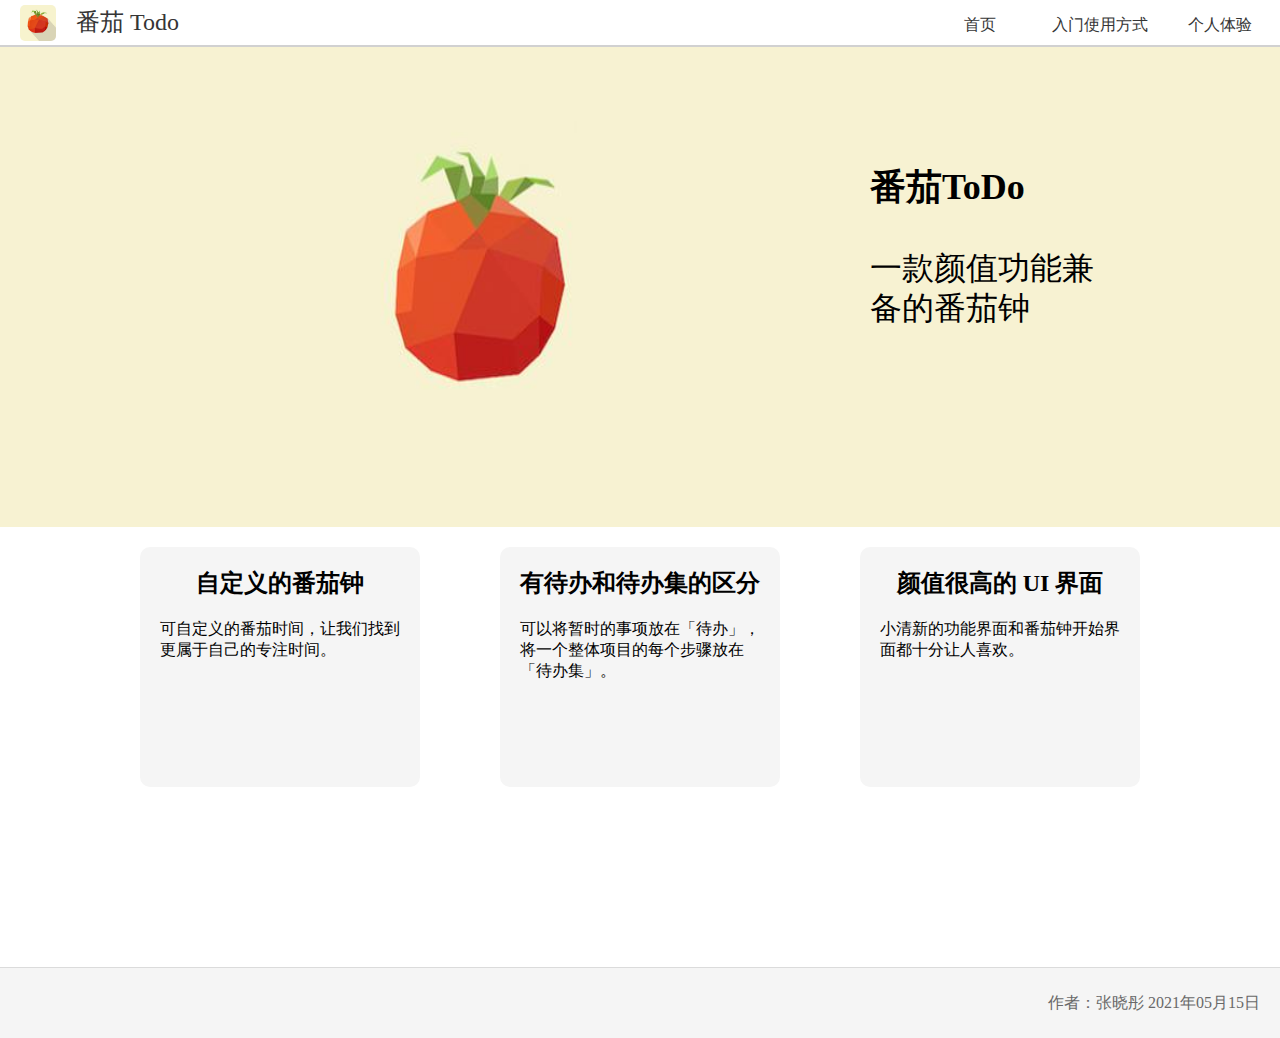
<file: index.html>
<!DOCTYPE html>
<html lang="en">
<head>
    <meta charset="UTF-8">
    <meta http-equiv="X-UA-Compatible" content="IE=edge">
    <meta name="viewport" content="width=device-width, initial-scale=1.0">
    <link rel="stylesheet" href="./static/css/style.css" type="text/css">
    <title>首页</title>
</head>
<body>
    <!-- 页面导航栏 -->
    <div class="nav-bar">
        <!-- 左侧logo -->
        <div class="logo">
            <a href="./index.html">
                <img src="./static/images/logo.jpeg" alt="logo" />
                <div>番茄 Todo</div>
            </a>
        </div>
        <!-- 右侧导航按钮 -->
        <div class="nav-btn-section">
            <div class="nav-btn">
                <a href="./index.html">首页</a>
            </div>
            <div class="nav-btn">
                <a href="./firstPage.html">入门使用方式</a>
            </div>
            <div class="nav-btn">
                <a href="./secondPage.html">个人体验</a>
            </div>
        </div>
    </div>
    <!-- 主内容 -->
    <div class="index-content">
        <div class="section-1">
            <div class="left">
                <img src="./static/images/background.jpeg" alt="background" />
            </div>
            <div class="right">
                <b style="font-size: 36px;">番茄ToDo</b><br/><br/>一款颜值功能兼备的番茄钟
            </div>
        </div>
        <div class="section-2">
            <div class="block">
                <h2>自定义的番茄钟</h2>
                <p>可自定义的番茄时间，让我们找到更属于自己的专注时间。</p>
            </div>
            <div class="block">
                <h2>有待办和待办集的区分</h2>
                <p>可以将暂时的事项放在「待办」，将一个整体项目的每个步骤放在「待办集」。</p>
            </div>
            <div class="block">
                <h2>颜值很高的 UI 界面</h2>
                <p>小清新的功能界面和番茄钟开始界面都十分让人喜欢。</p>
            </div>
        </div>
    </div>
    <!-- 页面 footer -->
    <div class="footer">
        <span style="padding: 0 20px;">作者：张晓彤 2021年05月15日</span>
    </div>
</body>
</html>
</file>
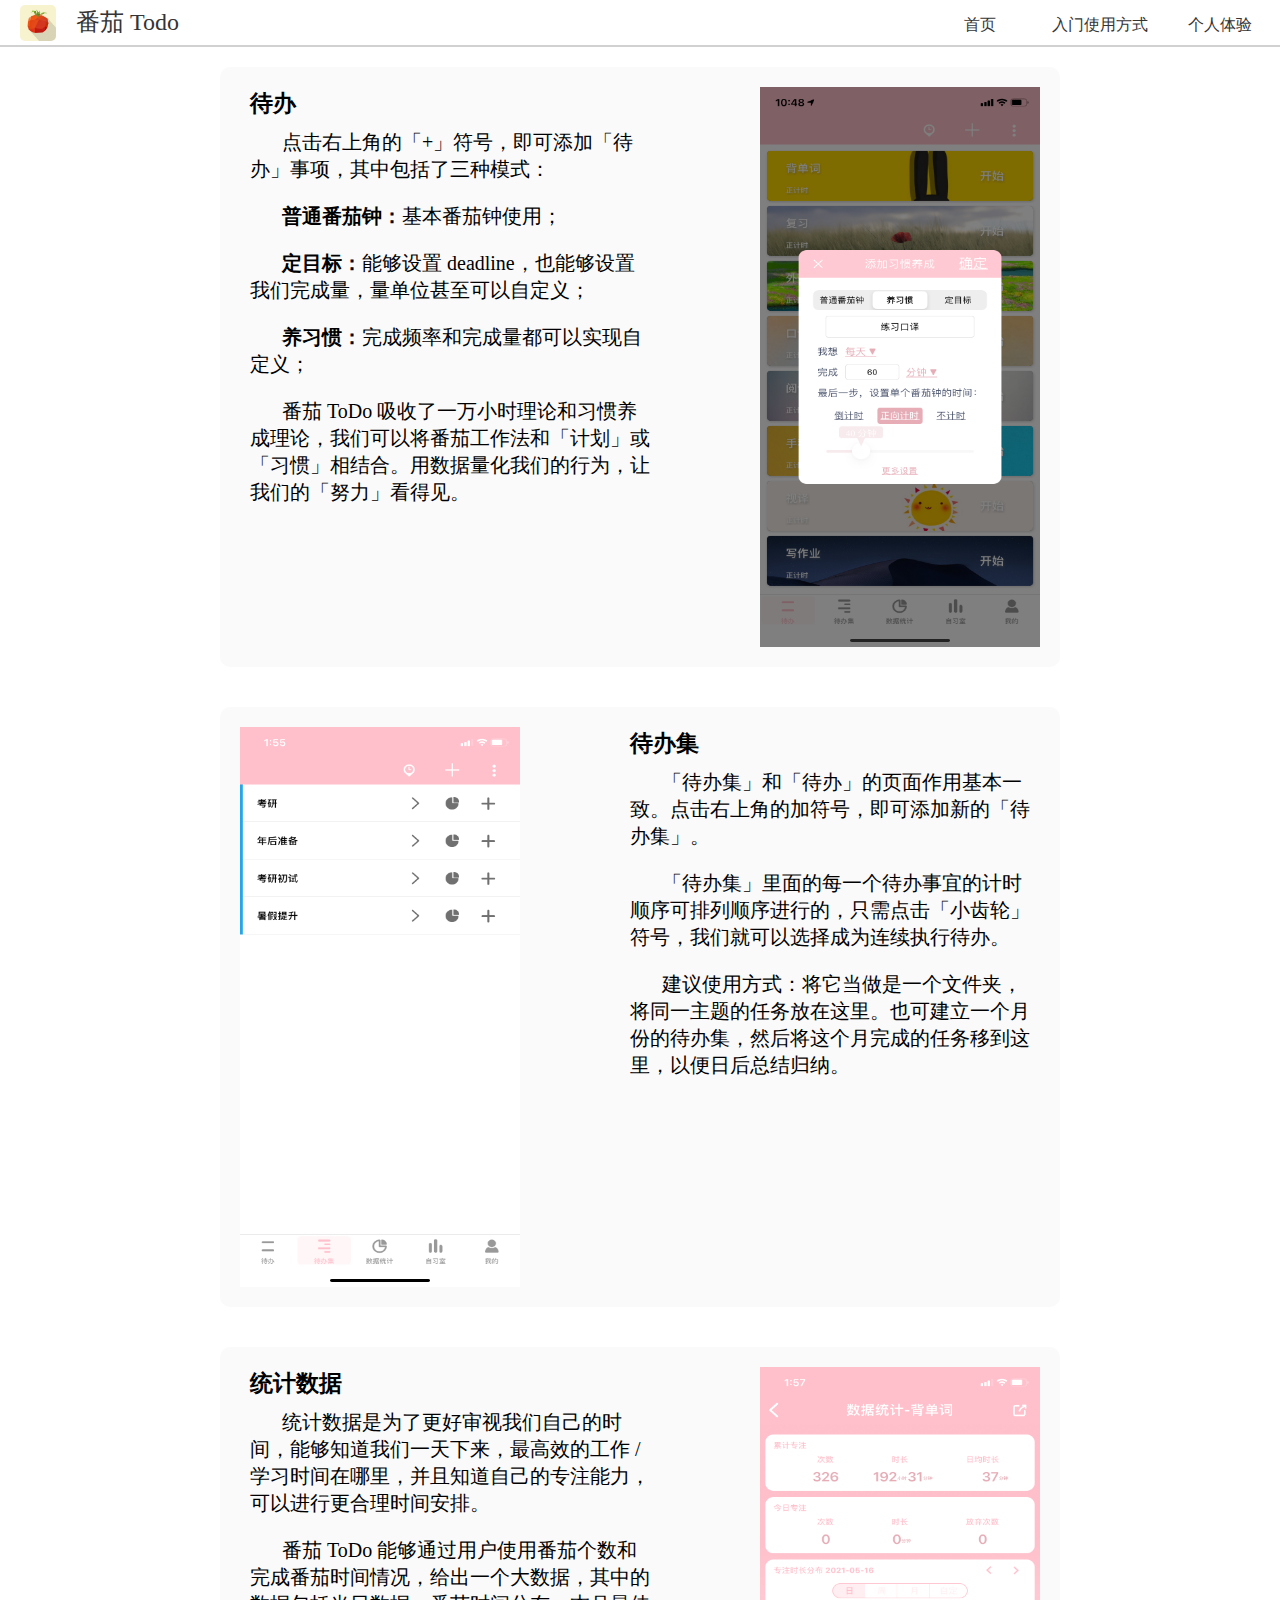
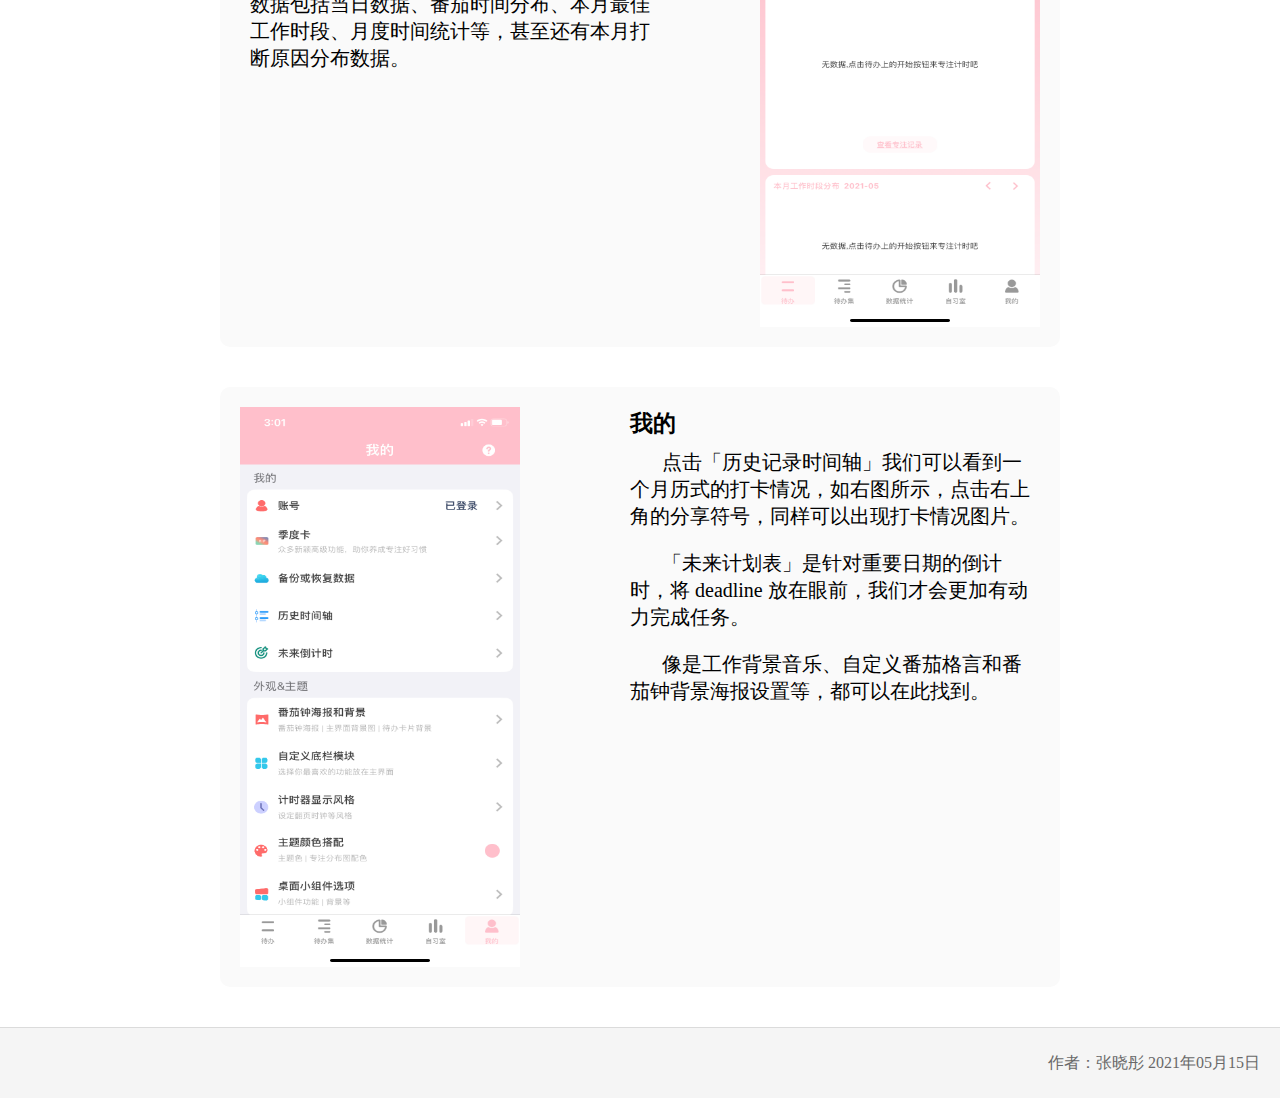
<file: firstPage.html>
<!DOCTYPE html>
<html lang="en">
<head>
    <meta charset="UTF-8">
    <meta http-equiv="X-UA-Compatible" content="IE=edge">
    <meta name="viewport" content="width=device-width, initial-scale=1.0">
    <link rel="stylesheet" href="./static/css/style.css" type="text/css">
    <title>入门使用方式</title>
</head>
<body>
    <!-- 页面导航栏 -->
    <div class="nav-bar">
        <!-- 左侧logo -->
        <div class="logo">
            <a href="./index.html">
                <img src="./static/images/logo.jpeg" alt="logo" />
                <div>番茄 Todo</div>
            </a>
        </div>
        <!-- 右侧导航按钮 -->
        <div class="nav-btn-section">
            <div class="nav-btn">
                <a href="./index.html">首页</a>
            </div>
            <div class="nav-btn">
                <a href="./firstPage.html">入门使用方式</a>
            </div>
            <div class="nav-btn">
                <a href="./secondPage.html">个人体验</a>
            </div>
        </div>
    </div>
    <!-- 主内容 -->
    <div class="firstpage-content">
        <div class="section">
            <div class="text">
                <h3>待办</h3>
                <p>点击右上角的「+」符号，即可添加「待办」事项，其中包括了三种模式：</p>
                <p><b>普通番茄钟：</b>基本番茄钟使用；</p>
                <p><b>定目标：</b>能够设置 deadline，也能够设置我们完成量，量单位甚至可以自定义；</p>
                <p><b>养习惯：</b>完成频率和完成量都可以实现自定义；</p>
                <p>番茄 ToDo 吸收了一万小时理论和习惯养成理论，我们可以将番茄工作法和「计划」或「习惯」相结合。用数据量化我们的行为，让我们的「努力」看得见。</p>
            </div>
            <div class="image">
                <img src="./static/images/1.png" alt="示意图" />
            </div>
        </div>
        <div class="section">
            <div class="image">
                <img src="./static/images/2.PNG" alt="示意图" />
            </div>
            <div class="text">
                <h3>待办集</h3>
                <p>「待办集」和「待办」的页面作用基本一致。点击右上角的加符号，即可添加新的「待办集」。</p>
                <p>「待办集」里面的每一个待办事宜的计时顺序可排列顺序进行的，只需点击「小齿轮」符号，我们就可以选择成为连续执行待办。</p>
                <p>建议使用方式：将它当做是一个文件夹，将同一主题的任务放在这里。也可建立一个月份的待办集，然后将这个月完成的任务移到这里，以便日后总结归纳。</p>
            </div>
        </div>
        <div class="section">
            <div class="text">
                <h3>统计数据</h3>
                <p>统计数据是为了更好审视我们自己的时间，能够知道我们一天下来，最高效的工作 / 学习时间在哪里，并且知道自己的专注能力，可以进行更合理时间安排。</p>
                <p>番茄 ToDo 能够通过用户使用番茄个数和完成番茄时间情况，给出一个大数据，其中的数据包括当日数据、番茄时间分布、本月最佳工作时段、月度时间统计等，甚至还有本月打断原因分布数据。</p>
            </div>
            <div class="image">
                <img src="./static/images/3.PNG" alt="示意图" />
            </div>
        </div>
        <div class="section">
            <div class="image">
                <img src="./static/images/4.PNG" alt="示意图" />
            </div>
            <div class="text">
                <h3>我的</h3>
                <p>点击「历史记录时间轴」我们可以看到一个月历式的打卡情况，如右图所示，点击右上角的分享符号，同样可以出现打卡情况图片。</p>
                <p>「未来计划表」是针对重要日期的倒计时，将 deadline 放在眼前，我们才会更加有动力完成任务。</p>
                <p>像是工作背景音乐、自定义番茄格言和番茄钟背景海报设置等，都可以在此找到。</p>
            </div>
        </div>
    </div>
    <!-- 页面 footer -->
    <div class="footer">
        <span>作者：张晓彤 2021年05月15日</span>
    </div>
</body>
</html>
</file>
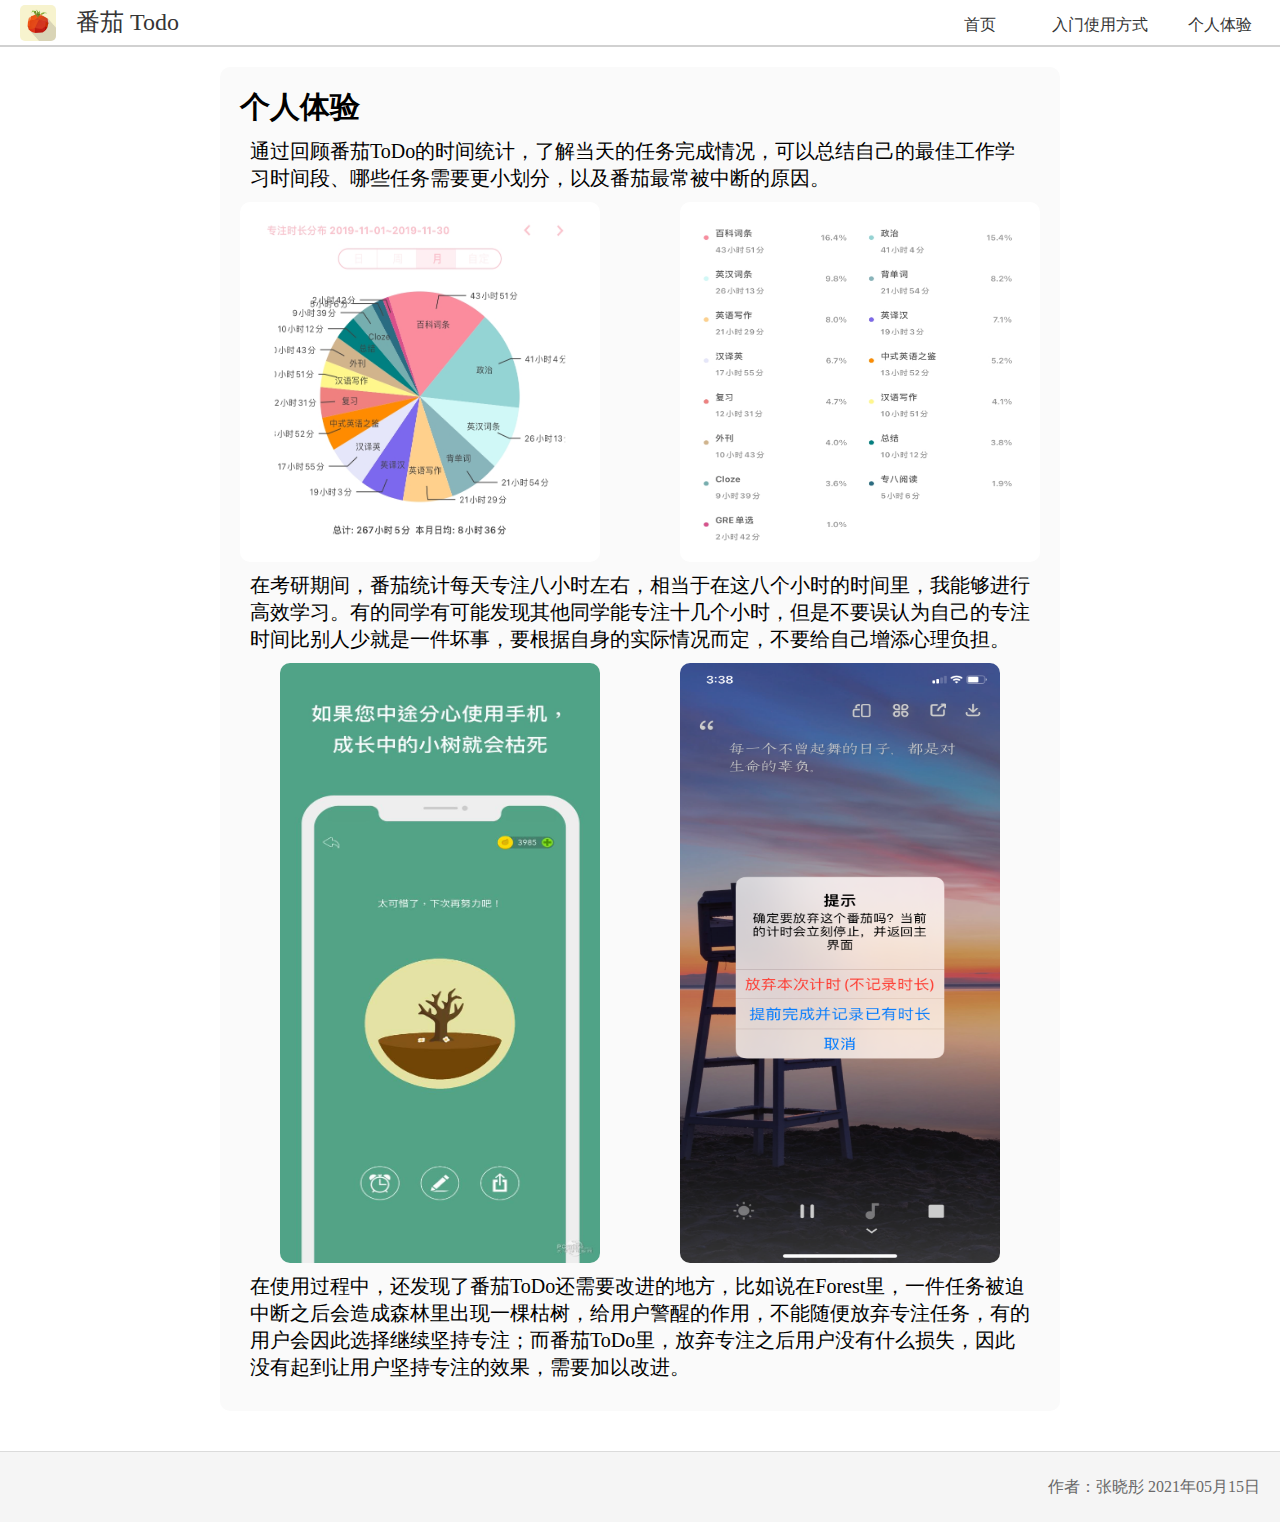
<file: secondPage.html>
<!DOCTYPE html>
<html lang="en">
<head>
    <meta charset="UTF-8">
    <meta http-equiv="X-UA-Compatible" content="IE=edge">
    <meta name="viewport" content="width=device-width, initial-scale=1.0">
    <link rel="stylesheet" href="./static/css/style.css" type="text/css">
    <title>个人体验</title>
</head>
<body>
    <!-- 页面导航栏 -->
    <div class="nav-bar">
        <!-- 左侧logo -->
        <div class="logo">
            <a href="./index.html">
                <img src="./static/images/logo.jpeg" alt="logo" />
                <div>番茄 Todo</div>
            </a>
        </div>
        <!-- 右侧导航按钮 -->
        <div class="nav-btn-section">
            <div class="nav-btn">
                <a href="./index.html">首页</a>
            </div>
            <div class="nav-btn">
                <a href="./firstPage.html">入门使用方式</a>
            </div>
            <div class="nav-btn">
                <a href="./secondPage.html">个人体验</a>
            </div>
        </div>
    </div>
    <!-- 主内容 -->
    <div class="secondpage-content">
        <div class="section">
            <h2>个人体验</h2>
            <p>通过回顾番茄ToDo的时间统计，了解当天的任务完成情况，可以总结自己的最佳工作学习时间段、哪些任务需要更小划分，以及番茄最常被中断的原因。</p>
            <div class="data-img">
                <img src="./static/images/5.png" alt="数据统计" />
                <img src="./static/images/6.png" alt="数据统计" />
            </div>
            <p>在考研期间，番茄统计每天专注八小时左右，相当于在这八个小时的时间里，我能够进行高效学习。有的同学有可能发现其他同学能专注十几个小时，但是不要误认为自己的专注时间比别人少就是一件坏事，要根据自身的实际情况而定，不要给自己增添心理负担。</p>
            <div class="other-img">
                <img src="./static/images/7.JPG" alt="数据统计" />
                <img src="./static/images/8.PNG" alt="数据统计" />
            </div>
            <p>在使用过程中，还发现了番茄ToDo还需要改进的地方，比如说在Forest里，一件任务被迫中断之后会造成森林里出现一棵枯树，给用户警醒的作用，不能随便放弃专注任务，有的用户会因此选择继续坚持专注；而番茄ToDo里，放弃专注之后用户没有什么损失，因此没有起到让用户坚持专注的效果，需要加以改进。</p>
        </div>
    </div>
    <!-- 页面 footer -->
    <div class="footer">
        <span style="padding: 0 20px;">作者：张晓彤 2021年05月15日</span>
    </div>
</body>
</html>
</file>
<file: static/css/style.css>
* {
    margin: 0;
    padding: 0;
}

a {
    text-decoration: none;
    color: #353535 !important;
}

a:hover {
    color: #353535 !important;
}

a:focus {
    color: #353535 !important;
}

a:active {
    color: #353535 !important;
}

body {
    width: 100%;
    min-width: 1000px;
    height: 100vh;
    min-height: 600px;
    font-size: 16px;
    font-family:Microsoft YaHei !important;
}

.nav-bar {
    display: flex;
    flex-direction: row;
    justify-content: space-between;
    align-items: center;
    flex-wrap: nowrap;
    width: 100%;
    height: 45px;
    color: #353535 !important;
    background: #fff;
    border-bottom: 2px solid #d1d1d1;
}

.nav-bar .logo {
    width: 120px;
    height: 45px;
}

.nav-bar .logo a {
    display: flex;
    flex-direction: row;
    justify-content: flex-start;
    align-items: center;
    width: 120px;
    height: 45px;
    line-height: 45px;
    vertical-align: middle;
    text-align: left;
}

.nav-bar .logo a img {
    width: 36px;
    height: 36px;
    border-radius: 5px;
    margin: 0 20px;
}

.nav-bar .logo a div {
    height: 45px;
    line-height: 45px;
    vertical-align: middle;
    white-space: nowrap;
    font-size: 24px;
    font-weight: 400;
}

.nav-bar .nav-btn-section {
    display: flex;
    flex-direction: row;
    justify-content: flex-start;
    align-items: center;
    width: 360px;
    height: 45px;
}

.nav-bar .nav-btn-section .nav-btn {
    width: 120px;
    height: 45px;
    line-height: 45px;
    text-align: center;
    vertical-align: middle;
}

.nav-bar .nav-btn-section .nav-btn a {
    height: 45px;
    line-height: 45px;
    vertical-align: middle;
    white-space: nowrap;
    font-size: 16px;
    font-weight: 500;
}

.footer {
    width: 100%;
    min-width: 1000px;
    height: 70px;
    margin-top: 20px;
    color: rgb(105, 105, 105);
    text-align: right;
    line-height: 70px;
    vertical-align: middle;
    white-space: nowrap;
    background: whiteSmoke;
    border-top: 1px solid rgb(219, 219, 219);
}

.footer span {
    padding: 0 20px;
}

.index-content {
    display: flex;
    flex-direction: column;
    justify-content: flex-start;
    align-items: center;
    width: 100%;
    min-height: 800px;
    height: 100%;
}

.index-content .section-1 {
    display: flex;
    flex-direction: row;
    justify-content: center;
    align-items: center;
    flex-wrap: nowrap;
    width: 100%;
    min-width: 1000px;
    height: 480px;
    margin: 0 0 20px;
    background: #F7F2D2;
}

.index-content .section-1 .left {
    width: 690px;
    height: 480px;
    margin-right: 40px;
}

.index-content .section-1 .left img {
    width: 690px;
    height: 480px;
    border-radius: 10px;
}

.index-content .section-1 .right {
    width: 250px;
    height: 240px;
    padding: 120px 20px 120px 0;
    line-height: 40px;
    vertical-align: middle;
    font-size: 32px;
    font-weight: 400;
    color: #000;
}

.index-content .section-2 {
    display: flex;
    flex-direction: row;
    justify-content: space-between;
    align-items: flex-start;
    flex-wrap: nowrap;
    width: 1000px;
    height: 240px;
}

.index-content .section-2 .block {
    display: flex;
    flex-direction: column;
    justify-content: flex-start;
    align-items: center;
    flex-wrap: nowrap;
    width: 280px;
    height: 240px;
    background: #f5f5f5;
    border-radius: 10px;
}

.index-content .section-2 .block  h2 {
    padding: 20px 0;
}

.index-content .section-2 .block  p {
    padding: 0 20px 20px;
}

.firstpage-content {
    display: flex;
    flex-direction: column;
    justify-content: flex-start;
    align-items: center;
    width: 100%;
}

.firstpage-content .section {
    display: flex;
    flex-direction: row;
    justify-content: space-between;
    align-items: flex-start;
    flex-wrap: nowrap;
    width: 800px;
    padding: 20px;
    margin: 20px 0;
    background: #fafafa;
    border-radius: 10px;
    font-size: 20px;
}

.firstpage-content .section .text {
    display: flex;
    flex-direction: column;
    justify-content: center;
    align-items: flex-start;
    width: 420px;
}

.firstpage-content .section .text h3 {
    padding-left: 10px;
}

.firstpage-content .section .text p{
    margin: 10px;
    text-indent: 2rem;
}

.firstpage-content .section .image {
    width: 280px;
    height: 560px;
}

.firstpage-content .section .image img{
    width: 280px;
    height: 560px;
}
.secondpage-content {
    display: flex;
    flex-direction: column;
    justify-content: flex-start;
    align-items: center;
    width: 100%;
    min-height: 100vh;
}

.secondpage-content .section {
    display: flex;
    flex-direction: column;
    justify-content: flex-start;
    align-items: flex-start;
    width: 800px;
    padding: 20px;
    margin: 20px 0;
    background: #fafafa;
    border-radius: 10px;
    font-size: 20px;
}

.secondpage-content .section p {
    padding: 10px;
}

.secondpage-content .section div {
    display: flex;
    flex-direction: row;
    justify-content: space-between;
    align-items: center;
    width: 800px;
}

.secondpage-content .section .data-img img {
    width: 320px;
    height: 320px;
    padding: 20px;
    background: #fff;
    border-radius: 10px;
}

.secondpage-content .section .other-img {
    justify-content: space-around;
}

.secondpage-content .section .other-img img {
    width: 320px;
    height: 600px;
    border-radius: 10px;
}
</file>
